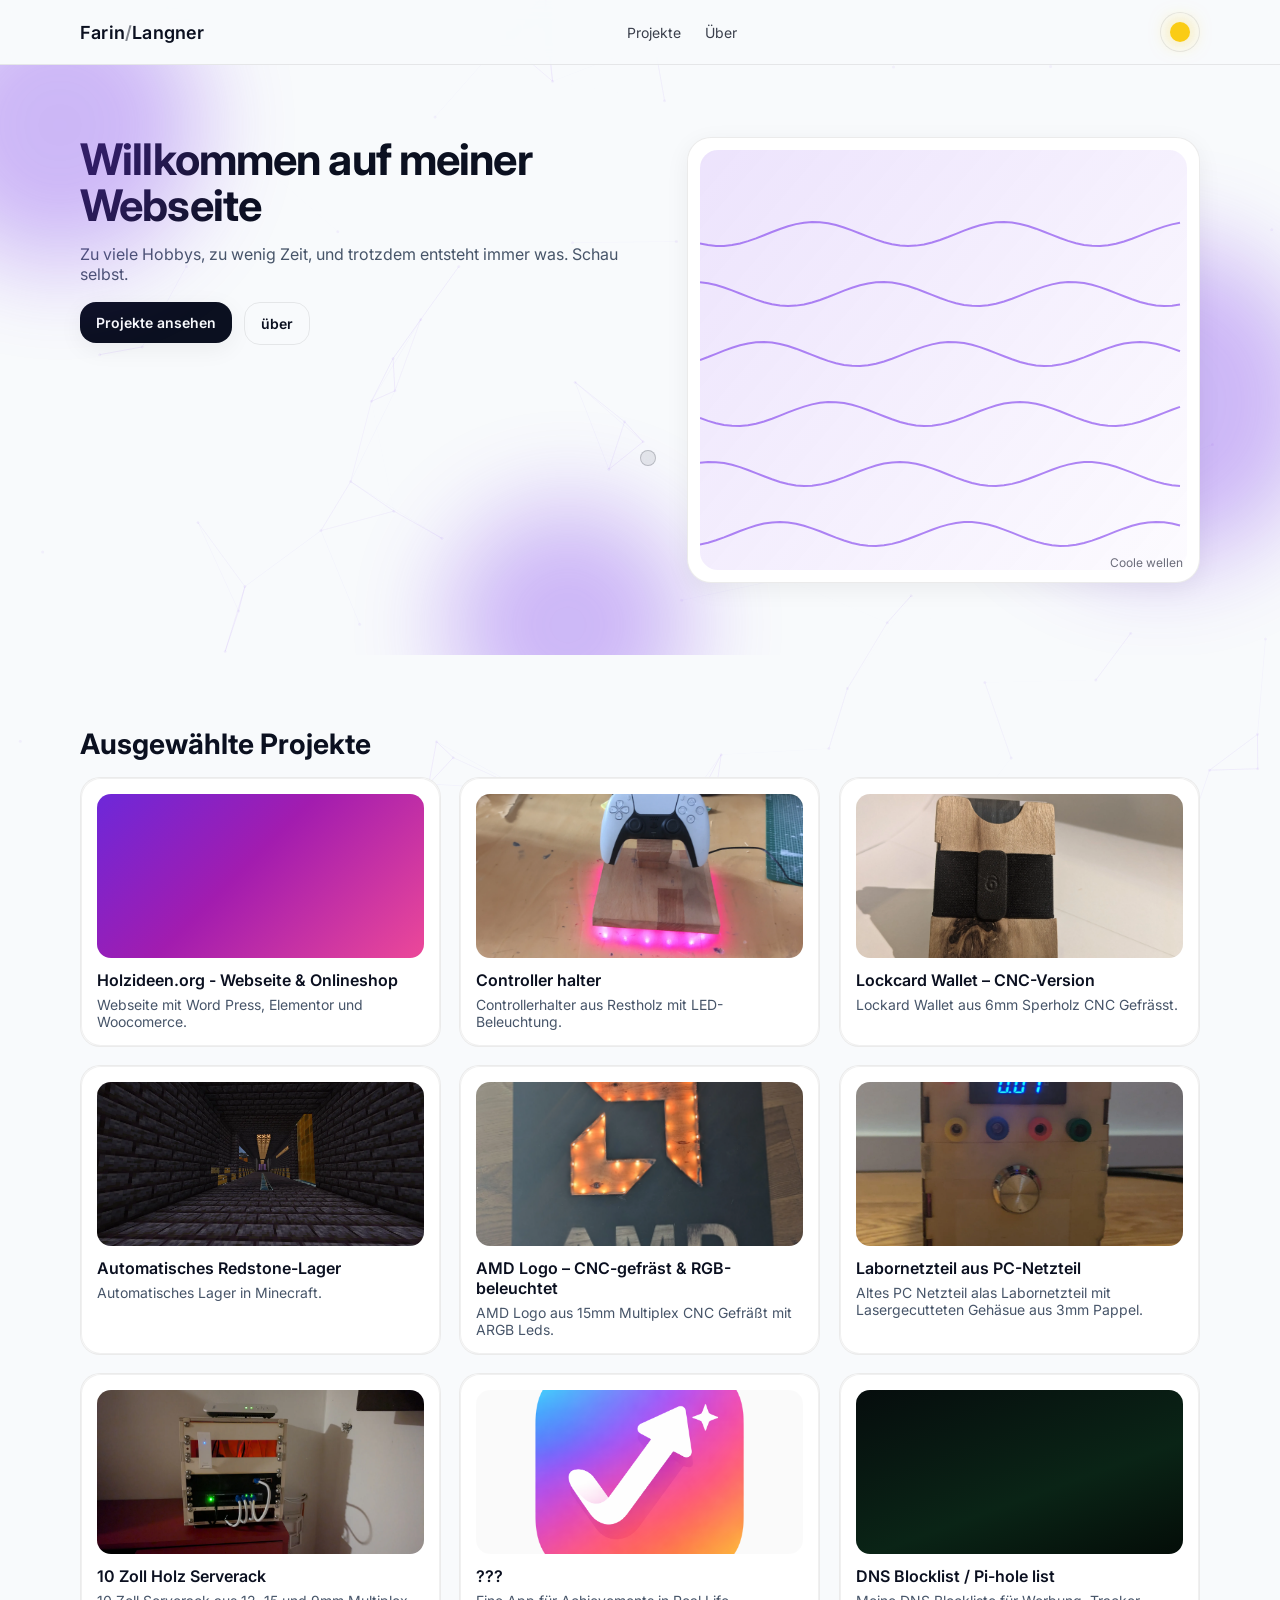
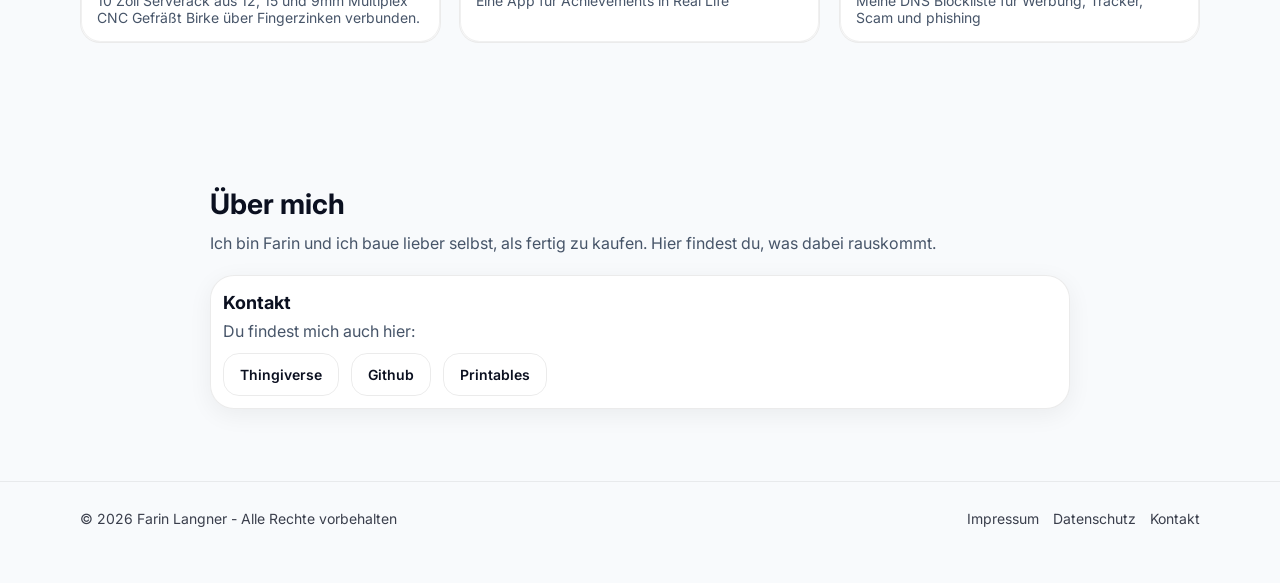
<file: index.html>
<!DOCTYPE html>
<html lang="de">

<head>
  <meta charset="utf-8" />
  <meta name="viewport" content="width=device-width, initial-scale=1">
  <meta name="robots" content="noindex, nofollow">
  <title>Start - farin-langner.de</title>
  <link rel="preconnect" href="https://fonts.gstatic.com" crossorigin>
  <link href="https://fonts.googleapis.com/css2?family=Inter:wght@400;600&display=swap" rel="stylesheet">
  <link href="styles.css" rel="stylesheet">
</head>

<body>
  <canvas id="particles" aria-hidden="true" style="position:fixed; inset:0; z-index:-1; opacity:.9"></canvas>

  <header>
    <div class="container nav">
      <a class="brand" href="index.html">Farin<span style="opacity:.5">/</span>Langner</a>
      <nav class="hide-mobile">
        <a class="link" href="index.html#projects">Projekte</a>
        <a class="link" href="index.html#about">Über</a>
      </nav>
      <div style="display:flex; gap:10px; align-items:center;">
        <button id="themeToggle" class="toggle" aria-label="Farbschema umschalten">
          <span class="icon" aria-hidden="true">
            <span class="sun"></span>
            <span class="moon" style="opacity:0; transform: scale(.75) rotate(-90deg)"></span>
          </span>
        </button>
      </div>
    </div>
  </header>


  <main>
    <section class="section hero" style="position:relative; overflow:hidden;">
      <div class="blob" data-speed=".2" style="left:-80px; top:-80px; width:280px; height:280px;"></div>
      <div class="blob" data-speed=".35" style="right:-40px; top:30%; width:320px; height:320px;"></div>
      <div class="blob" data-speed=".15" style="left:35%; bottom:-90px; width:240px; height:240px;"></div>

      <div class="container row">
        <div>
          <h1>Willkommen auf meiner Webseite</h1>
          <p>Zu viele Hobbys, zu wenig Zeit, und trotzdem entsteht immer was. Schau selbst.</p>
          <div style="display:flex; gap:12px; margin-top:18px; flex-wrap:wrap;">
            <div class="magnetic"><a class="btn btn-primary" href="#projects">Projekte ansehen</a></div>
            <div class="magnetic"><a class="btn btn-ghost" href="#about">über</a></div>
          </div>
        </div>
        <div>
          <div class="card" style="height:420px;">
            <div class="glass"></div>
            <canvas id="wave" aria-hidden="true"
              style="position:relative; z-index:1; width:100%; height:100%; border-radius:18px;"></canvas>
            <span style="position:absolute; right:16px; bottom:12px; font-size:12px; opacity:.6;">Coole wellen</span>
          </div>
        </div>
      </div>
    </section>

    <section id="projects" class="section">
      <div class="container"
        style="display:flex; align-items:flex-end; justify-content:space-between; margin-bottom:16px;">
        <h2 style="margin:0; font-size: clamp(22px, 2.2vw, 32px);">Ausgewählte Projekte</h2>
      </div>
      <div class="container grid" id="projectsGrid"></div>
    </section>

    <section id="about" class="section">
      <div class="container" style="max-width: 860px;">
        <h2 style="margin:0; font-size: clamp(22px, 2.2vw, 32px);">Über mich</h2>
        <p style="margin-top: 12px; color: var(--muted);">Ich bin Farin und ich baue lieber selbst, als fertig zu
          kaufen.
          Hier findest du, was dabei rauskommt.</p>

        <div id="contact" class="card" style="margin-top: 22px;">
          <h3 style="margin:4px 0 0 0; font-size:18px;">Kontakt</h3>
          <p style="margin: 8px 0 12px 0; color: var(--muted);">Du findest mich auch hier:</p>
          <div style="display:flex; gap:12px; flex-wrap:wrap;">
            </a>
            <div class="magnetic"><a class="btn btn-ghost"
                href="https://www.thingiverse.com/f4rin/designs">Thingiverse</a></div>
            <div class="magnetic"><a class="btn btn-ghost" href="https://github.com/Farin25">Github</a></div>
            <div class="magnetic"><a class="btn btn-ghost"
                href="https://www.printables.com/@Farin_3672726">Printables</a></div>
          </div>
        </div>
      </div>
    </section>
  </main>


  <footer>
    <div class="container"
      style="display:flex; align-items:center; justify-content:space-between; gap:16px; flex-wrap:wrap;">
      <div>© <span id="year"></span> Farin Langner - Alle Rechte vorbehalten </div>
      <div class="links">
        <a class="link" href="impressum.html">Impressum</a>
        <a class="link" href="datenschutz.html">Datenschutz</a>
        <a class="link" href="index.html#contact">Kontakt</a>
      </div>
    </div>
  </footer>

  <div id="cursor-dot" aria-hidden="true"></div>


  <div id="modalBack" class="modal-backdrop" role="dialog" aria-modal="true" aria-hidden="true">
    <div class="modal" role="document">
      <div class="modal-header">
        <h3 id="modalTitle" style="margin:8px 0; font-size:18px;"></h3>
        <button class="close-x" id="modalClose" aria-label="Modal schließen">✕</button>
      </div>
      <div class="modal-body">
        <div>
          <div class="thumb"><img id="modalImg" alt=""></div>
          <p id="modalSubtitle" style="margin:10px 0 0 0; color:var(--muted);"></p>
        </div>
        <div>
          <div class="meta">
            <h4>Kurtzinfo</h4>
            <dl id="metaList"></dl>
          </div>
          <div class="modal-actions" style="margin-top:12px;"></div>
        </div>
      </div>
    </div>
  </div>

  <script src="app.js"></script>
</body>

</html>
</file>
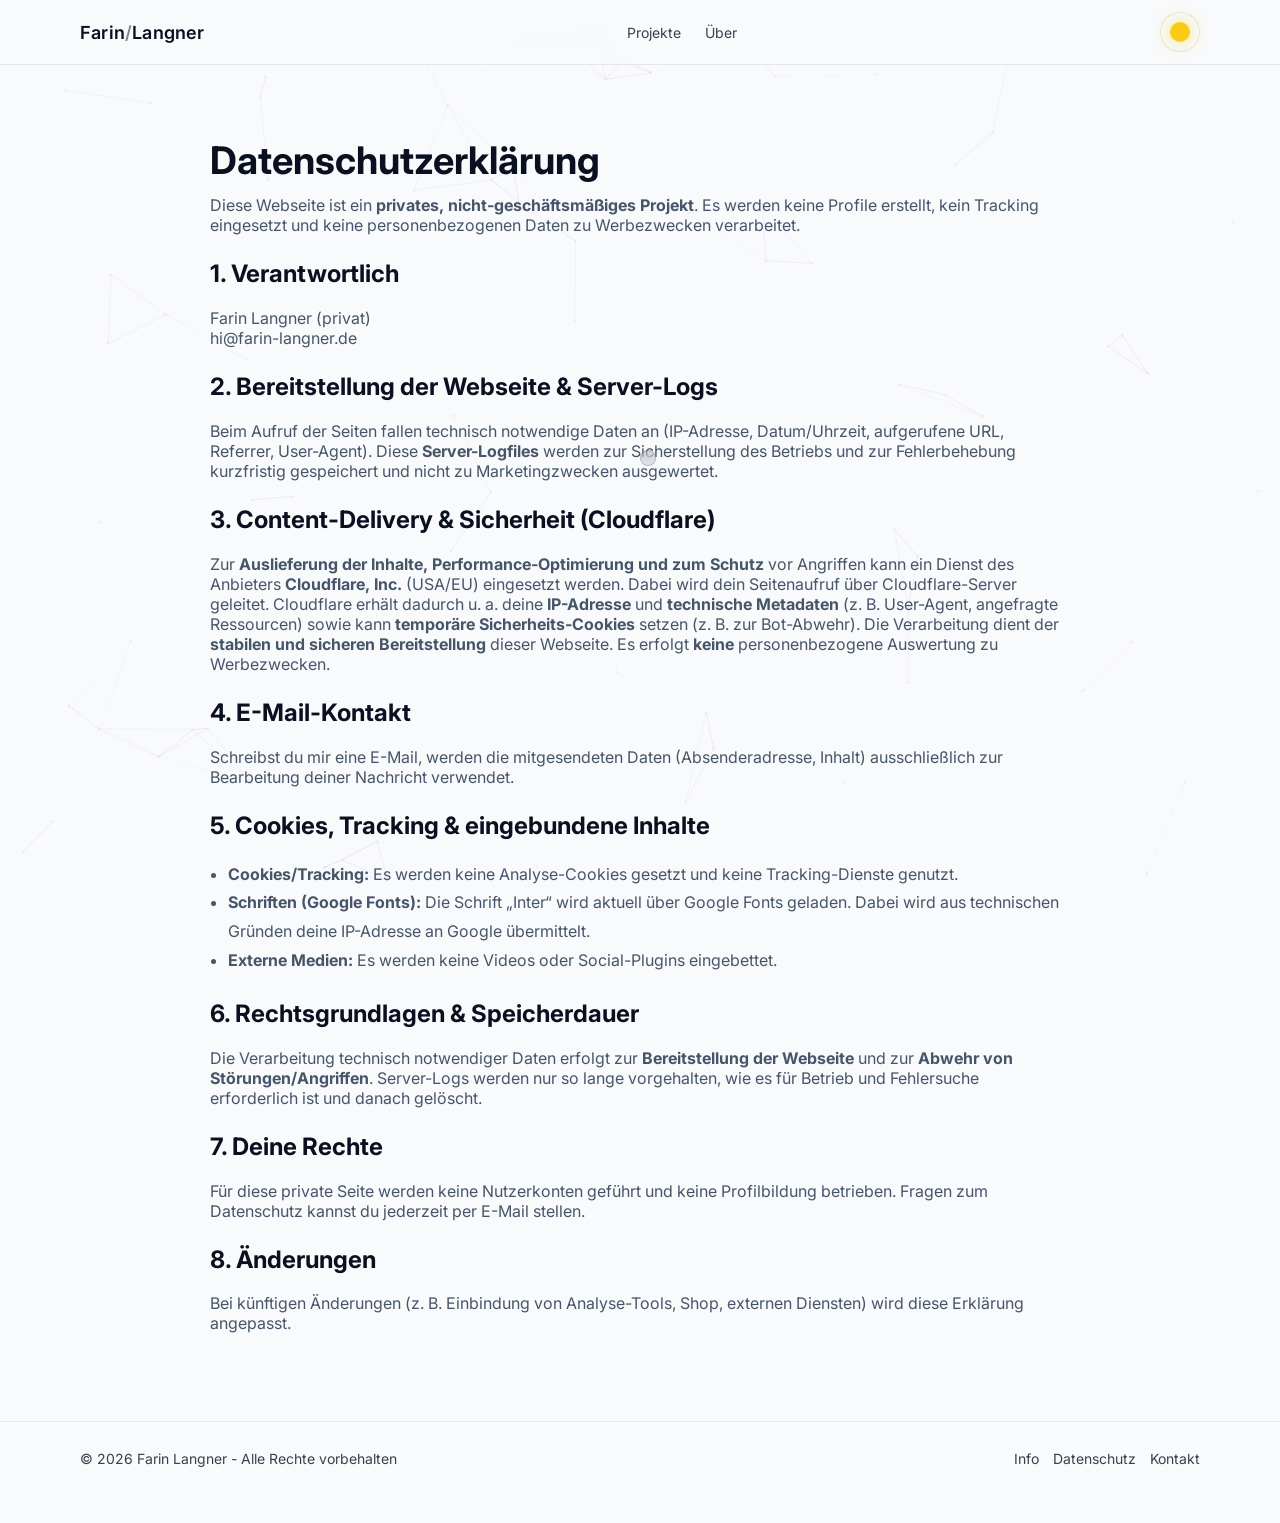
<file: datenschutz.html>
<!DOCTYPE html>
<html lang="de">

<head>
  <meta charset="utf-8" />
  <meta name="viewport" content="width=device-width, initial-scale=1">
  <meta name="robots" content="noindex, nofollow">
  <title>Datenschutzerklärung – farin-langner.de</title>
  <link rel="preconnect" href="https://fonts.gstatic.com" crossorigin>
  <link href="https://fonts.googleapis.com/css2?family=Inter:wght@400;600&display=swap" rel="stylesheet">
  <link href="styles.css" rel="stylesheet">
</head>

<body>
  <canvas id="particles" aria-hidden="true" style="position:fixed; inset:0; z-index:-1; opacity:.9"></canvas>

  <header>
    <div class="container nav">
      <a class="brand" href="index.html">Farin<span style="opacity:.5">/</span>Langner</a>
      <nav class="hide-mobile">
        <a class="link" href="index.html#projects">Projekte</a>
        <a class="link" href="index.html#about">Über</a>
      </nav>
      <div style="display:flex; gap:10px; align-items:center;">
        <button id="themeToggle" class="toggle" aria-label="Farbschema umschalten">
          <span class="icon" aria-hidden="true">
            <span class="sun"></span>
            <span class="moon" style="opacity:0; transform: scale(.75) rotate(-90deg)"></span>
          </span>
        </button>
      </div>
    </div>
  </header>

  <main>
    <section class="section">
      <div class="container" style="max-width:860px;">
        <h1 style="margin:0; font-size: clamp(26px, 3vw, 38px);">Datenschutzerklärung</h1>

        <p style="margin-top:12px; color:var(--muted)">
          Diese Webseite ist ein <strong>privates, nicht-geschäftsmäßiges Projekt</strong>.
          Es werden keine Profile erstellt, kein Tracking eingesetzt und keine personenbezogenen Daten zu Werbezwecken
          verarbeitet.
        </p>

        <h2 style="margin-top:24px;">1. Verantwortlich</h2>
        <p style="color:var(--muted)">
          Farin Langner (privat)<br>
          <script>
            const user = "hi";
            const domain = "farin-langner.de";
            document.write('<a href="mailto:' + user + '@' + domain + '">' + user + '@' + domain + '</a>');
          </script>
          <noscript>[E-Mail durch Aktivieren von JavaScript sichtbar]</noscript>

        </p>

        <h2 style="margin-top:24px;">2. Bereitstellung der Webseite & Server-Logs</h2>
        <p style="color:var(--muted)">
          Beim Aufruf der Seiten fallen technisch notwendige Daten an (IP-Adresse, Datum/Uhrzeit, aufgerufene URL,
          Referrer, User-Agent). Diese <strong>Server-Logfiles</strong> werden zur Sicherstellung des Betriebs und zur
          Fehlerbehebung kurzfristig gespeichert und nicht zu Marketingzwecken ausgewertet.
        </p>

        <h2 style="margin-top:24px;">3. Content-Delivery & Sicherheit (Cloudflare)</h2>
        <p style="color:var(--muted)">
          Zur <strong>Auslieferung der Inhalte, Performance-Optimierung und zum Schutz</strong> vor Angriffen
          kann ein Dienst des Anbieters <strong>Cloudflare, Inc.</strong> (USA/EU) eingesetzt werden.
          Dabei wird dein Seitenaufruf über Cloudflare-Server geleitet.
          Cloudflare erhält dadurch u. a. deine <strong>IP-Adresse</strong> und <strong>technische Metadaten</strong>
          (z. B. User-Agent, angefragte Ressourcen) sowie kann <strong>temporäre Sicherheits-Cookies</strong> setzen
          (z. B. zur Bot-Abwehr). Die Verarbeitung dient der <strong>stabilen und sicheren Bereitstellung</strong>
          dieser Webseite.
          Es erfolgt <strong>keine</strong> personenbezogene Auswertung zu Werbezwecken.
        </p>

        <h2 style="margin-top:24px;">4. E-Mail-Kontakt</h2>
        <p style="color:var(--muted)">
          Schreibst du mir eine E-Mail, werden die mitgesendeten Daten (Absenderadresse, Inhalt)
          ausschließlich zur Bearbeitung deiner Nachricht verwendet.
        </p>

        <h2 style="margin-top:24px;">5. Cookies, Tracking & eingebundene Inhalte</h2>
        <ul style="color:var(--muted); line-height:1.8; margin:0; padding-left:18px;">
          <li><strong>Cookies/Tracking:</strong> Es werden keine Analyse-Cookies gesetzt und keine Tracking-Dienste
            genutzt.</li>
          <li><strong>Schriften (Google Fonts):</strong> Die Schrift „Inter“ wird aktuell über Google Fonts geladen.
            Dabei wird aus technischen Gründen deine IP-Adresse an Google übermittelt.
          <li><strong>Externe Medien:</strong> Es werden keine Videos oder Social-Plugins eingebettet.</li>
        </ul>

        <h2 style="margin-top:24px;">6. Rechtsgrundlagen & Speicherdauer</h2>
        <p style="color:var(--muted)">
          Die Verarbeitung technisch notwendiger Daten erfolgt zur <strong>Bereitstellung der Webseite</strong>
          und zur <strong>Abwehr von Störungen/Angriffen</strong>. Server-Logs werden nur so lange vorgehalten,
          wie es für Betrieb und Fehlersuche erforderlich ist und danach gelöscht.
        </p>

        <h2 style="margin-top:24px;">7. Deine Rechte</h2>
        <p style="color:var(--muted)">
          Für diese private Seite werden keine Nutzerkonten geführt und keine Profilbildung betrieben.
          Fragen zum Datenschutz kannst du jederzeit per E-Mail stellen.
        </p>

        <h2 style="margin-top:24px;">8. Änderungen</h2>
        <p style="color:var(--muted)">
          Bei künftigen Änderungen (z. B. Einbindung von Analyse-Tools, Shop, externen Diensten)
          wird diese Erklärung angepasst.
        </p>
      </div>
    </section>
  </main>

  <footer>
    <div class="container"
      style="display:flex; align-items:center; justify-content:space-between; gap:16px; flex-wrap:wrap;">
      <div>© <span id="year"></span> Farin Langner - Alle Rechte vorbehalten </div>
      <div class="links">
        <a class="link" href="impressum.html">Info</a>
        <a class="link" href="datenschutz.html">Datenschutz</a>
        <a class="link" href="index.html#contact">Kontakt</a>
      </div>
    </div>
  </footer>

  <div id="cursor-dot" aria-hidden="true"></div>
  <div id="modalBack" class="modal-backdrop" role="dialog" aria-modal="true" aria-hidden="true">
    <div class="modal" role="document">
      <div class="modal-header">
        <h3 id="modalTitle" style="margin:8px 0; font-size:18px;"></h3>
        <button class="close-x" id="modalClose" aria-label="Modal schließen">✕</button>
      </div>
      <div class="modal-body">
        <div>
          <div class="thumb"><img id="modalImg" alt=""></div>
          <p id="modalSubtitle" style="margin:10px 0 0 0; color:var(--muted);"></p>
        </div>
        <div>
          <div class="meta">
            <h4>Steckbrief</h4>
            <dl id="metaList"></dl>
          </div>
          <div class="modal-actions" style="margin-top:12px;"></div>
        </div>
      </div>
    </div>
  </div>

  <script src="app.js"></script>
</body>

</html>
</file>
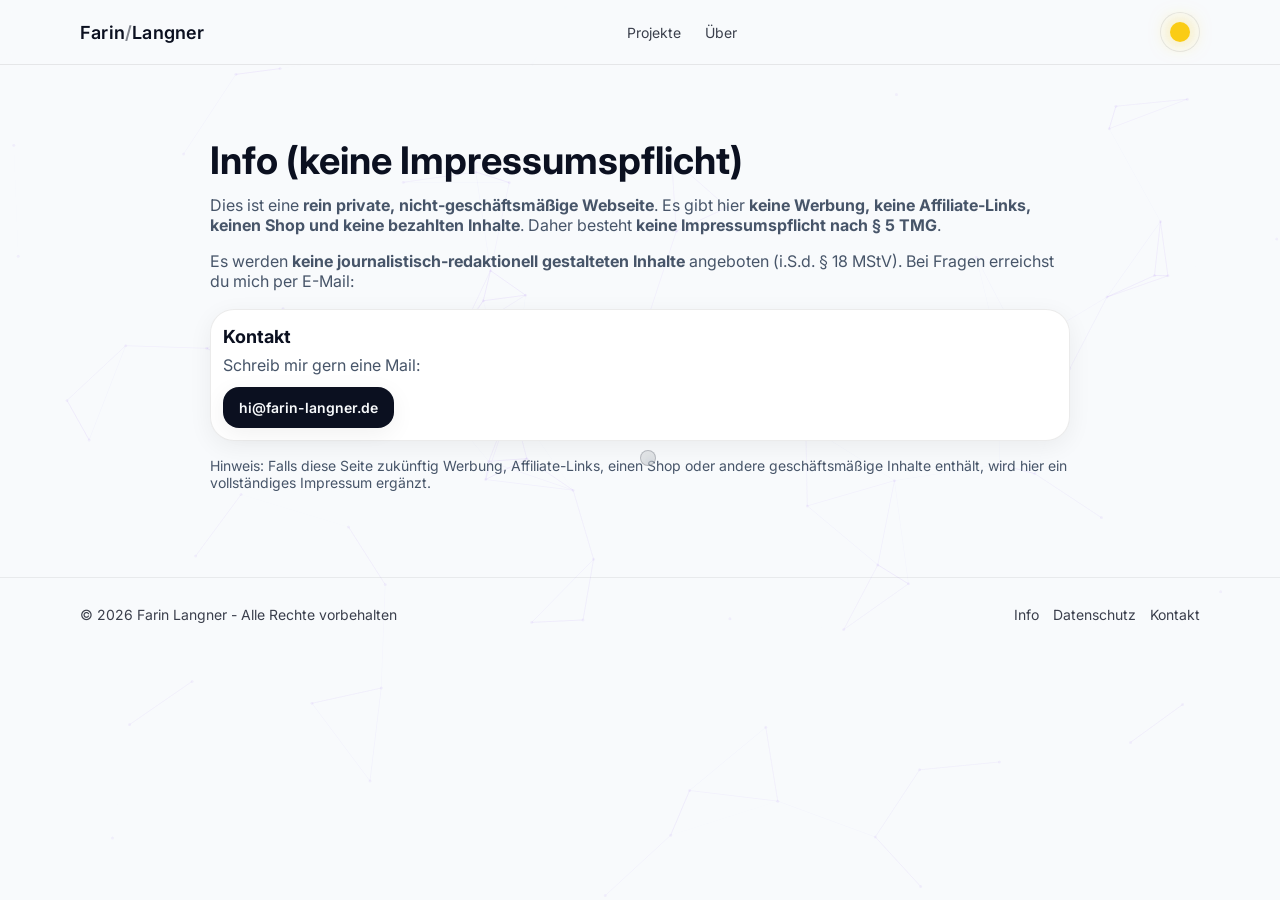
<file: impressum.html>
<!DOCTYPE html>
<html lang="de">

<head>
  <meta charset="utf-8" />
  <meta name="viewport" content="width=device-width, initial-scale=1">
  <meta name="robots" content="noindex, nofollow">
  <title>Info / Impressum – farin-langner.de</title>
  <link rel="preconnect" href="https://fonts.gstatic.com" crossorigin>
  <link href="https://fonts.googleapis.com/css2?family=Inter:wght@400;600&display=swap" rel="stylesheet">
  <link href="styles.css" rel="stylesheet">
</head>

<body>
  <canvas id="particles" aria-hidden="true" style="position:fixed; inset:0; z-index:-1; opacity:.9"></canvas>

  <header>
    <div class="container nav">
      <a class="brand" href="index.html">Farin<span style="opacity:.5">/</span>Langner</a>
      <nav class="hide-mobile">
        <a class="link" href="index.html#projects">Projekte</a>
        <a class="link" href="index.html#about">Über</a>
      </nav>
      <div style="display:flex; gap:10px; align-items:center;">
        <button id="themeToggle" class="toggle" aria-label="Farbschema umschalten">
          <span class="icon" aria-hidden="true">
            <span class="sun"></span>
            <span class="moon" style="opacity:0; transform: scale(.75) rotate(-90deg)"></span>
          </span>
        </button>
      </div>
    </div>
  </header>

  <main>
    <section class="section">
      <div class="container" style="max-width:860px;">
        <h1 style="margin:0; font-size: clamp(26px, 3vw, 38px);">Info (keine Impressumspflicht)</h1>
        <p style="margin-top:12px; color:var(--muted)">
          Dies ist eine <strong>rein private, nicht-geschäftsmäßige Webseite</strong>. Es gibt hier
          <strong>keine Werbung, keine Affiliate-Links, keinen Shop und keine bezahlten Inhalte</strong>.
          Daher besteht <strong>keine Impressumspflicht nach § 5 TMG</strong>.
        </p>
        <p style="margin-top:12px; color:var(--muted)">
          Es werden <strong>keine journalistisch-redaktionell gestalteten Inhalte</strong> angeboten
          (i.S.d. § 18 MStV). Bei Fragen erreichst du mich per E-Mail:
        </p>

        <div class="card" style="margin-top:18px;">
          <h3 style="margin:4px 0 0 0; font-size:18px;">Kontakt</h3>
          <p style="margin: 8px 0 12px 0; color: var(--muted);">
            Schreib mir gern eine Mail:
          </p>
          <a class="btn btn-primary" href="mailto:hi@farin-langner.de">
            hi<span style="display:none">x1</span>@farin<span style="display:none">y2</span>-langner<span
              style="display:none">z3</span>.de
          </a>
        </div>

        <p style="margin-top:16px; color:var(--muted); font-size:14px;">
          Hinweis: Falls diese Seite zukünftig Werbung, Affiliate-Links, einen Shop oder andere
          geschäftsmäßige Inhalte enthält, wird hier ein vollständiges Impressum ergänzt.
        </p>
      </div>
    </section>
  </main>

  <footer>
    <div class="container"
      style="display:flex; align-items:center; justify-content:space-between; gap:16px; flex-wrap:wrap;">
      <div>© <span id="year"></span> Farin Langner - Alle Rechte vorbehalten </div>
      <div class="links">
        <a class="link" href="impressum.html">Info</a>
        <a class="link" href="datenschutz.html">Datenschutz</a>
        <a class="link" href="index.html#contact">Kontakt</a>
      </div>
    </div>
  </footer>

  <div id="cursor-dot" aria-hidden="true"></div>
  <div id="modalBack" class="modal-backdrop" role="dialog" aria-modal="true" aria-hidden="true">
    <div class="modal" role="document">
      <div class="modal-header">
        <h3 id="modalTitle" style="margin:8px 0; font-size:18px;"></h3>
        <button class="close-x" id="modalClose" aria-label="Modal schließen">✕</button>
      </div>
      <div class="modal-body">
        <div>
          <div class="thumb"><img id="modalImg" alt=""></div>
          <p id="modalSubtitle" style="margin:10px 0 0 0; color:var(--muted);"></p>
        </div>
        <div>
          <div class="meta">
            <h4>Steckbrief</h4>
            <dl id="metaList"></dl>
          </div>
          <div class="modal-actions" style="margin-top:12px;"></div>
        </div>
      </div>
    </div>
  </div>

  <script src="app.js"></script>
</body>

</html>
</file>
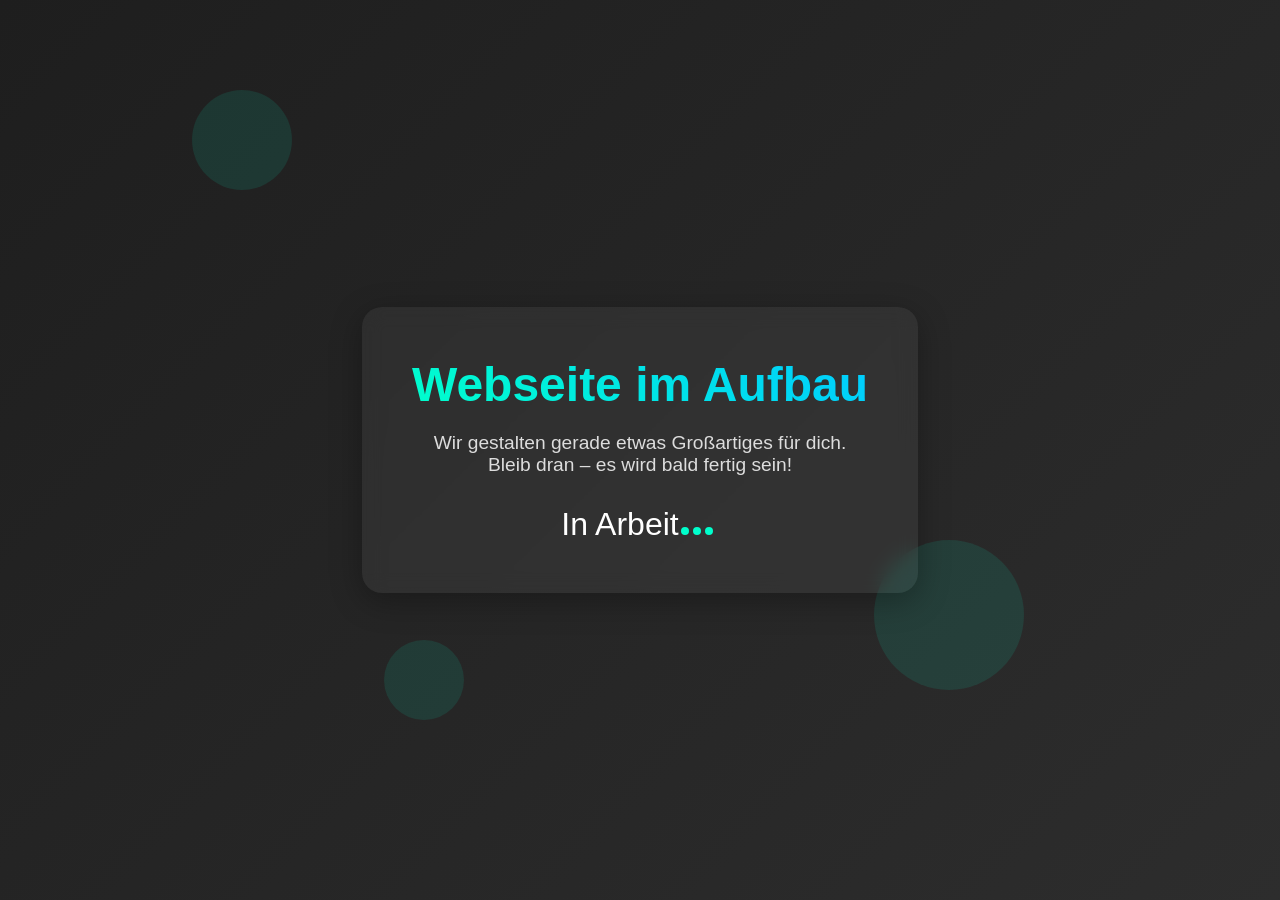
<file: index.html.html>
<!DOCTYPE html>
<html lang="de">

<head>
    <meta charset="UTF-8">
    <meta name="viewport" content="width=device-width, initial-scale=1.0">
    <title>Webseite im Aufbau</title>
    <style>
        * {
            margin: 0;
            padding: 0;
            box-sizing: border-box;
        }

        body {
            font-family: 'Poppins', sans-serif;
            background: linear-gradient(135deg, #1e1e1e, #2d2d2d);
            min-height: 100vh;
            display: flex;
            justify-content: center;
            align-items: center;
            overflow: hidden;
        }

        .container {
            background: rgba(255, 255, 255, 0.05);
            backdrop-filter: blur(10px);
            padding: 50px;
            border-radius: 20px;
            text-align: center;
            color: white;
            box-shadow: 0 8px 32px rgba(0, 0, 0, 0.3);
            animation: fadeIn 1s ease-in-out;
        }

        h1 {
            font-size: 3rem;
            background: linear-gradient(45deg, #00ffcc, #00ccff);
            -webkit-background-clip: text;
            color: transparent;
            animation: slideIn 1.5s ease-out;
        }

        p {
            font-size: 1.2rem;
            margin: 20px 0;
            color: #ddd;
            animation: fadeIn 2s ease-in-out;
        }

        .construction {
            font-size: 2rem;
            margin-top: 30px;
            animation: pulse 2s infinite;
        }

        .dots {
            display: inline-block;
            width: 40px;
            text-align: left;
        }

        .dot {
            display: inline-block;
            width: 8px;
            height: 8px;
            background: #00ffcc;
            border-radius: 50%;
            margin: 0 2px;
            animation: bounce 1.4s infinite;
        }

        .dot:nth-child(2) {
            animation-delay: 0.2s;
        }

        .dot:nth-child(3) {
            animation-delay: 0.4s;
        }

        /* Animationen */
        @keyframes fadeIn {
            from {
                opacity: 0;
            }

            to {
                opacity: 1;
            }
        }

        @keyframes slideIn {
            from {
                transform: translateY(-50px);
                opacity: 0;
            }

            to {
                transform: translateY(0);
                opacity: 1;
            }
        }

        @keyframes pulse {
            0% {
                transform: scale(1);
            }

            50% {
                transform: scale(1.05);
            }

            100% {
                transform: scale(1);
            }
        }

        @keyframes bounce {

            0%,
            100% {
                transform: translateY(0);
            }

            50% {
                transform: translateY(-10px);
            }
        }

        /* Hintergrund-Animation */
        .bg-shapes {
            position: absolute;
            width: 100%;
            height: 100%;
            z-index: -1;
        }

        .shape {
            position: absolute;
            background: rgba(0, 255, 204, 0.1);
            border-radius: 50%;
            animation: float 6s infinite ease-in-out;
        }

        .shape:nth-child(1) {
            width: 100px;
            height: 100px;
            top: 10%;
            left: 15%;
            animation-delay: 0s;
        }

        .shape:nth-child(2) {
            width: 150px;
            height: 150px;
            top: 60%;
            right: 20%;
            animation-delay: 2s;
        }

        .shape:nth-child(3) {
            width: 80px;
            height: 80px;
            bottom: 20%;
            left: 30%;
            animation-delay: 4s;
        }

        @keyframes float {
            0% {
                transform: translateY(0);
            }

            50% {
                transform: translateY(-20px);
            }

            100% {
                transform: translateY(0);
            }
        }
    </style>
</head>

<body>
    <div class="bg-shapes">
        <div class="shape"></div>
        <div class="shape"></div>
        <div class="shape"></div>
    </div>
    <div class="container">
        <h1>Webseite im Aufbau</h1>
        <p>Wir gestalten gerade etwas Großartiges für dich.<br>
            Bleib dran – es wird bald fertig sein!</p>
        <div class="construction">
            In Arbeit<span class="dots"><span class="dot"></span><span class="dot"></span><span
                    class="dot"></span></span>
        </div>
    </div>

    <script>
        // Optional: Zusätzliche Interaktivität
        document.addEventListener('mousemove', (e) => {
            const shapes = document.querySelectorAll('.shape');
            shapes.forEach(shape => {
                const speed = 0.05;
                const x = (window.innerWidth - e.pageX * speed) / 100;
                const y = (window.innerHeight - e.pageY * speed) / 100;
                shape.style.transform = `translate(${x}px, ${y}px)`;
            });
        });
    </script>
</body>

</html>
</file>
<file: styles.css>
:root {
  --bg: #f8fafc;
  --text: #0b1020;
  --muted: #475569;
  --card: #ffffff;
  --border: rgba(0, 0, 0, .08);
  --ring: rgba(0, 0, 0, .06);
  --brand: #7c3aed;
  --brand-soft: #ede9fe;
  --shadow: 0 6px 24px rgba(2, 6, 23, .06);
}

.dark {
  --bg: #0b1020;
  --text: #f1f5f9;
  --muted: #cbd5e1;
  --card: #0f172a;
  --border: rgba(255, 255, 255, .12);
  --ring: rgba(255, 255, 255, .12);
  --brand: #a78bfa;
  --brand-soft: #1e1b4b;
  --shadow: 0 6px 24px rgba(148, 163, 184, .15);
}

html,
body {
  height: 100%;
}

body {
  margin: 0;
  font-family: 'Inter', system-ui, -apple-system, Segoe UI, Roboto, Arial, sans-serif;
  background: var(--bg);
  color: var(--text);
  -webkit-font-smoothing: antialiased;
  text-rendering: optimizeLegibility;
}

a {
  color: inherit;
  text-decoration: none;
}

img,
canvas {
  display: block;
  max-width: 100%;
}

.container {
  width: min(1120px, 92%);
  margin: 0 auto;
}

.section {
  padding: 72px 0;
}


header {
  position: sticky;
  top: 0;
  z-index: 40;
  border-bottom: 1px solid var(--border);
  backdrop-filter: saturate(180%) blur(8px);
  background-color: color-mix(in oklab, var(--bg) 80%, transparent);
}

.nav {
  display: flex;
  align-items: center;
  justify-content: space-between;
  padding: 12px 0;
}

.brand {
  font-weight: 600;
  letter-spacing: .2px;
  font-size: 18px;
}

.nav a.link {
  opacity: .8;
  font-size: 14px;
  margin: 0 10px;
}

.nav a.link:hover {
  opacity: 1;
}

.row {
  display: grid;
  grid-template-columns: 1fr;
  gap: 28px;
}

@media (min-width: 960px) {
  .row {
    grid-template-columns: 1.05fr .95fr;
    gap: 40px;
  }
}


.btn {
  display: inline-block;
  padding: 12px 16px;
  border-radius: 16px;
  font-size: 14px;
  font-weight: 600;
  transition: .2s ease;
}

.btn-primary {
  background: var(--text);
  color: var(--bg);
  box-shadow: var(--shadow);
}

.btn-primary:hover {
  transform: translateY(-1px);
  opacity: .95;
}

.btn-ghost {
  border: 1px solid var(--border);
}

.btn-ghost:hover {
  background: color-mix(in oklab, var(--text) 6%, transparent);
}

.btn-secondary {
  border: 1px solid var(--border);
  color: var(--text);
  background: color-mix(in oklab, var(--text) 6%, transparent);
}

.btn-secondary:hover {
  background: color-mix(in oklab, var(--text) 12%, transparent);
  transform: translateY(-1px);
}


.hero h1 {
  font-size: clamp(32px, 3.4vw, 56px);
  line-height: 1.05;
  letter-spacing: -.02em;
  margin: 0;
}

.hero p {
  color: var(--muted);
  margin: 16px 0 0;
  max-width: 54ch;
}

.card {
  position: relative;
  border: 1px solid var(--border);
  border-radius: 24px;
  padding: 12px;
  background: var(--card);
  box-shadow: var(--shadow);
}

.card .glass {
  position: absolute;
  inset: 0;
  border-radius: 24px;
  background: linear-gradient(135deg, color-mix(in oklab, #fff 50%, transparent), color-mix(in oklab, #fff 0%, transparent));
  pointer-events: none;
}


.grid {
  display: grid;
  grid-template-columns: 1fr;
  gap: 18px;
}

@media (min-width: 760px) {
  .grid {
    grid-template-columns: repeat(2, 1fr);
  }
}

@media (min-width: 1120px) {
  .grid {
    grid-template-columns: repeat(3, 1fr);
  }
}

.project-card {
  position: relative;
  border: 1px solid var(--border);
  border-radius: 20px;
  padding: 16px;
  background: var(--card);
  transition: transform .2s ease;
  will-change: transform;
  cursor: pointer;
}

.project-media {
  height: 164px;
  border-radius: 14px;
  overflow: hidden;
  background: #0b102005;
}

.project-media img {
  width: 100%;
  height: 100%;
  object-fit: cover;
  display: block;
}

.chip {
  display: inline-block;
  border: 1px solid var(--border);
  padding: 6px 10px;
  border-radius: 999px;
  font-size: 12px;
  opacity: .9;
}


footer {
  border-top: 1px solid var(--border);
  padding: 28px 0 56px;
  font-size: 14px;
  opacity: .8;
}

footer .links {
  display: flex;
  gap: 14px;
  flex-wrap: wrap;
}


#cursor-dot {
  position: fixed;
  left: 0;
  top: 0;
  width: 14px;
  height: 14px;
  border-radius: 50%;
  pointer-events: none;
  z-index: 100;
  transform: translate(-50%, -50%);
  border: 1px solid color-mix(in oklab, var(--text) 20%, transparent);
  background: color-mix(in oklab, var(--text) 8%, transparent);
  backdrop-filter: blur(6px);
  transition: opacity .2s ease;
}

.toggle {
  width: 40px;
  height: 40px;
  display: grid;
  place-items: center;
  border-radius: 999px;
  border: 1px solid var(--border);
  background: color-mix(in oklab, var(--bg) 80%, transparent);
}

.icon {
  position: relative;
  width: 20px;
  height: 20px;
}

.sun,
.moon {
  position: absolute;
  inset: 0;
  border-radius: 50%;
  transition: transform .3s ease, opacity .3s ease;
}

.sun {
  background: #facc15;
  box-shadow: 0 0 20px rgba(250, 204, 21, .6);
}

.moon {
  background: #e2e8f0;
  box-shadow: inset -6px 0 0 rgba(0, 0, 0, .45);
}


.blob {
  position: absolute;
  filter: blur(48px);
  opacity: .35;
  border-radius: 9999px;
  background: var(--brand);
}


.modal-backdrop {
  position: fixed;
  inset: 0;
  background: rgba(0, 0, 0, .4);
  display: none;
  align-items: center;
  justify-content: center;
  z-index: 60;
  padding: 16px;
}

.modal {
  width: min(880px, 96vw);
  background: var(--card);
  color: var(--text);
  border: 1px solid var(--border);
  border-radius: 20px;
  box-shadow: var(--shadow);
  overflow: hidden;
}

.modal-header {
  display: flex;
  align-items: center;
  justify-content: space-between;
  padding: 16px 16px 0 16px;
}

.modal-body {
  display: grid;
  grid-template-columns: 1fr;
  gap: 18px;
  padding: 16px;
}

@media (min-width: 860px) {
  .modal-body {
    grid-template-columns: 1.25fr .75fr;
  }
}

.modal .thumb {
  width: 100%;
  height: 320px;
  background: #0001;
  border-radius: 14px;
  overflow: hidden;
}

.modal .thumb img {
  width: 100%;
  height: 100%;
  object-fit: cover;
}

.meta {
  border: 1px solid var(--border);
  border-radius: 14px;
  padding: 12px;
}

.meta h4 {
  margin: 4px 0 10px 0;
  font-size: 14px;
  opacity: .8;
  letter-spacing: .2px;
}

.meta dl {
  display: grid;
  grid-template-columns: auto 1fr;
  gap: 8px 10px;
  font-size: 14px;
}

.meta dt {
  color: var(--muted);
}

.modal-actions {
  display: flex;
  gap: 10px;
  flex-wrap: wrap;
}

.close-x {
  border: 1px solid var(--border);
  width: 36px;
  height: 36px;
  display: grid;
  place-items: center;
  border-radius: 10px;
  cursor: pointer;
}


@media (prefers-reduced-motion: reduce) {

  .project-card,
  .btn,
  #cursor-dot {
    transition: none !important;
  }
}


.carousel {
  position: relative;
  border-radius: 14px;
  overflow: hidden;
  background: #0001;
  padding: 0;
}

.carousel-viewport {
  width: 100%;
  display: grid;
  place-items: center;
  max-height: 70vh;
}

.carousel-image {
  width: 100%;
  height: auto;
  max-height: 70vh;
  object-fit: contain;
  display: block;
  border-radius: 12px;
}

.carousel-nav {
  position: absolute;
  top: 50%;
  transform: translateY(-50%);
  width: 40px;
  height: 40px;
  border-radius: 999px;
  border: 1px solid var(--border);
  background: color-mix(in oklab, var(--bg) 80%, transparent);
  backdrop-filter: blur(8px);
  display: grid;
  place-items: center;
  font-size: 22px;
  line-height: 1;
  cursor: pointer;
  box-shadow: var(--shadow);
  transition: transform .15s ease, opacity .15s ease;
}

.carousel-nav:hover {
  transform: translateY(-50%) scale(1.05);
}

.carousel-nav:disabled {
  opacity: .5;
  cursor: not-allowed;
}

.carousel-nav.prev {
  left: 10px;
}

.carousel-nav.next {
  right: 10px;
}

.carousel-dots {
  position: absolute;
  left: 50%;
  bottom: 10px;
  transform: translateX(-50%);
  display: flex;
  gap: 6px;
  padding: 6px 10px;
  border-radius: 999px;
  border: 1px solid var(--border);
  background: color-mix(in oklab, var(--bg) 80%, transparent);
  backdrop-filter: blur(8px);
  box-shadow: var(--shadow);
}

.carousel-dots .dot {
  width: 8px;
  height: 8px;
  border-radius: 999px;
  border: 1px solid var(--border);
  background: color-mix(in oklab, var(--text) 8%, transparent);
  padding: 0;
  cursor: pointer;
}

.carousel-dots .dot.active {
  background: var(--brand);
  border-color: transparent;
}

.carousel-counter {
  position: absolute;
  right: 12px;
  bottom: 12px;
  font-size: 12px;
  opacity: .8;
  padding: 6px 8px;
  border: 1px solid var(--border);
  border-radius: 10px;
  background: color-mix(in oklab, var(--bg) 80%, transparent);
  backdrop-filter: blur(8px);
  box-shadow: var(--shadow);
}
</file>
